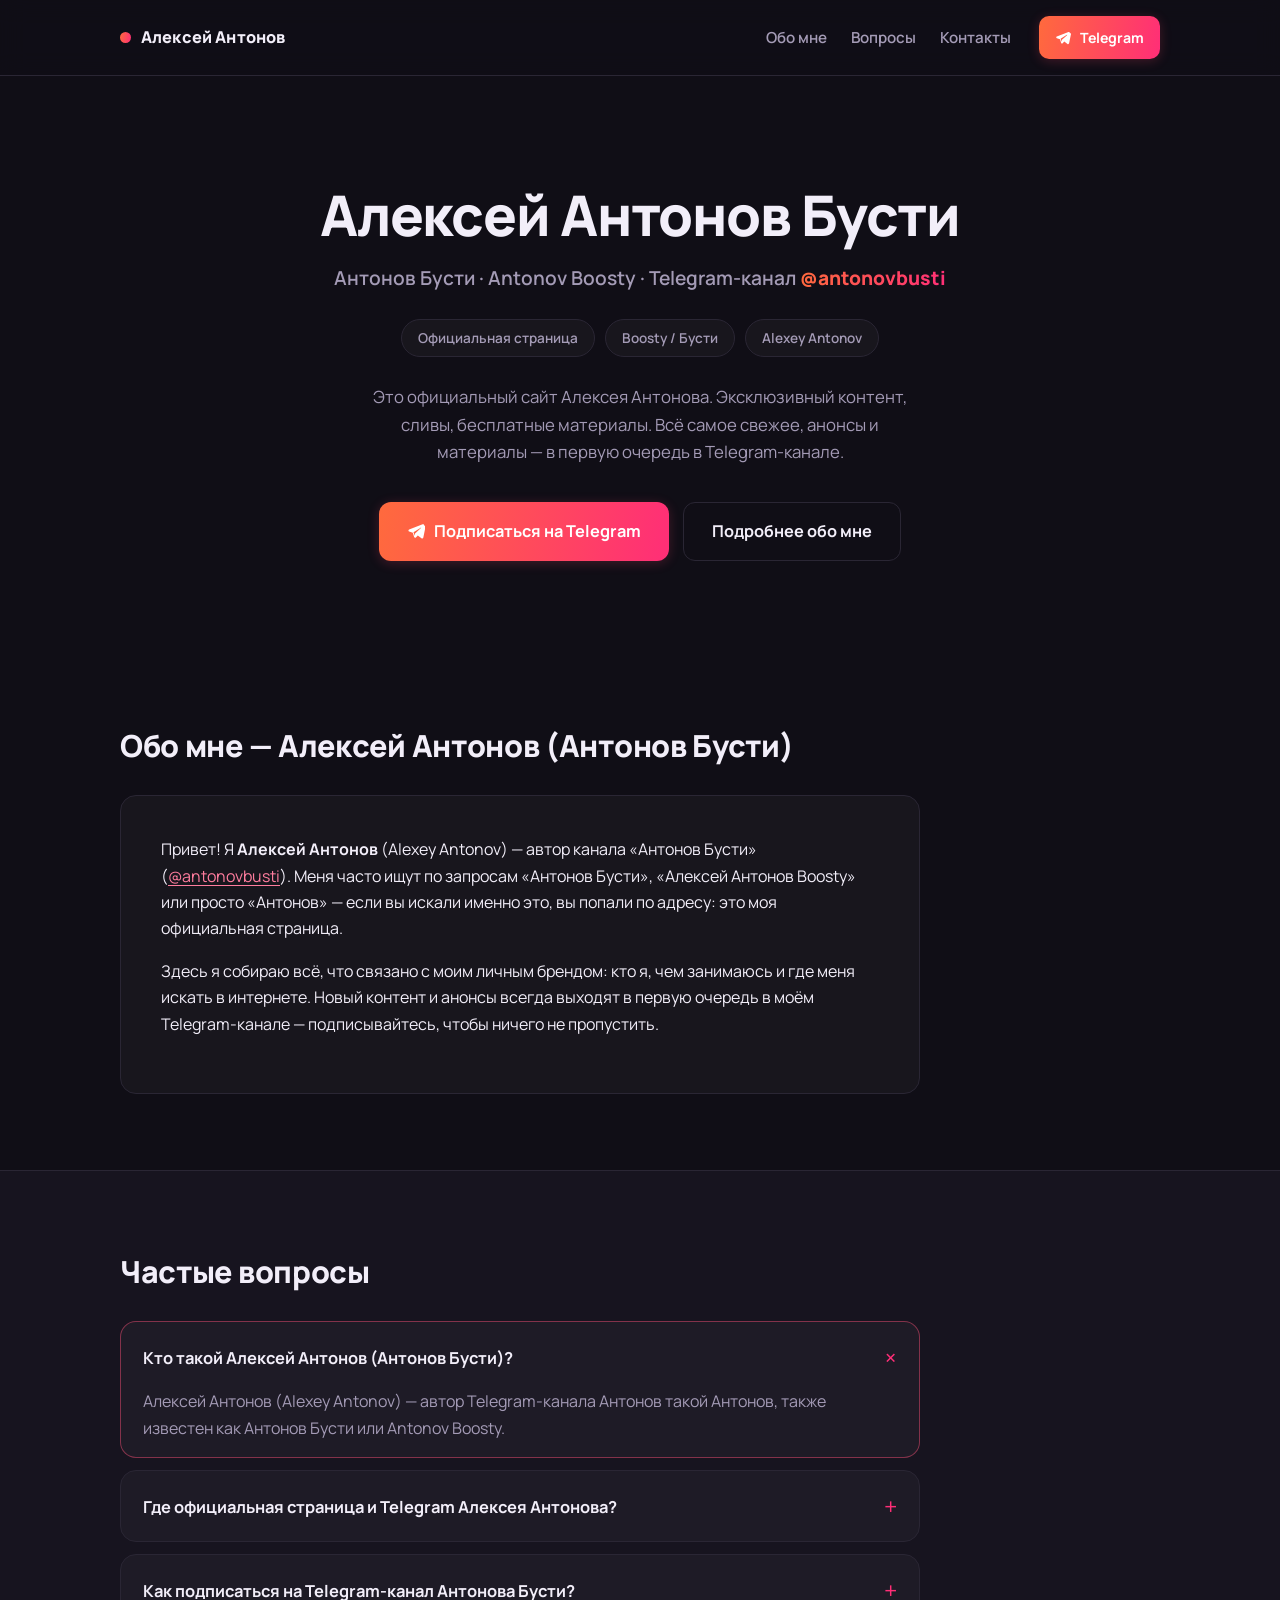
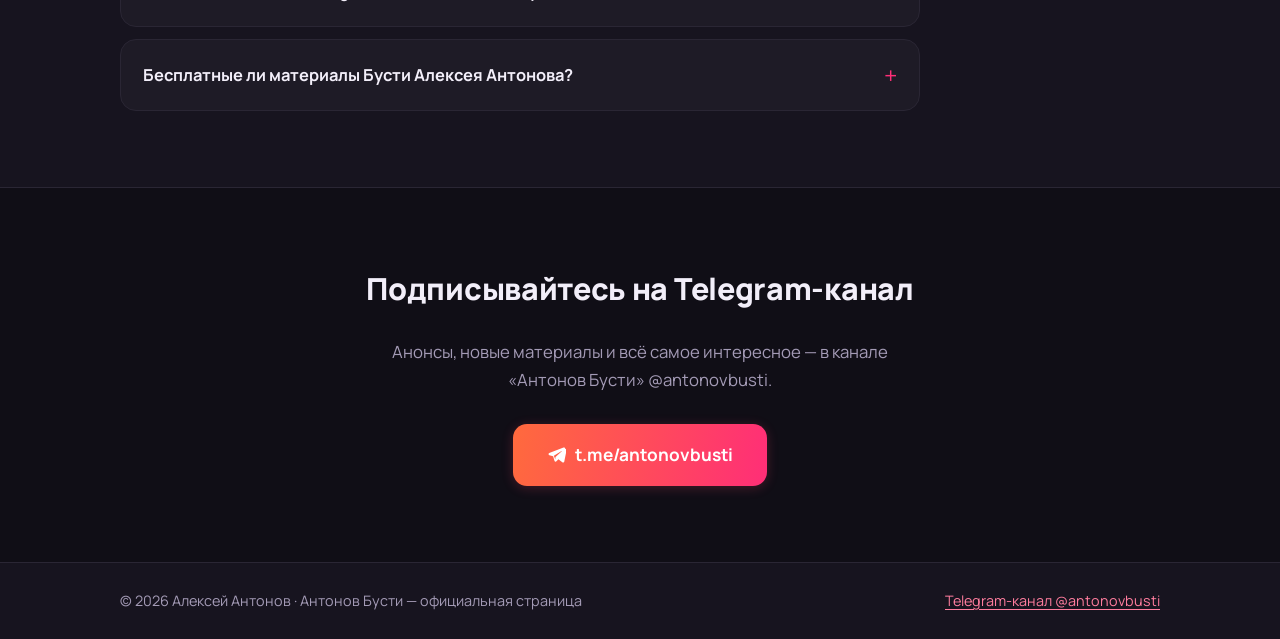
<file: index.html>
<!DOCTYPE html>
<html lang="ru">
<head>
  <meta charset="utf-8">
  <meta name="viewport" content="width=device-width, initial-scale=1">

  <!-- ============================================================
       SEO: ОСНОВНОЕ
       Если адрес сайта изменится — замените antonov-boosti.github.io
       на свой домен ВО ВСЕХ местах ниже (canonical, og:url, JSON-LD)
       и в файлах robots.txt и sitemap.xml
       ============================================================ -->

  <!-- Заголовок страницы в выдаче (главной странице — самый важный тег) -->
  <title>Алексей Антонов — Boosty (Бусти): официальная страница</title>

  <!-- Описание под заголовком в поисковой выдаче -->
  <meta name="description" content="Алексей Антонов (Антонов Бусти, Alexey Antonov, Antonov Boosty) — официальный сайт и Telegram-канал @antonovbusti. Все ссылки и анонсы — здесь.">

  <!-- Ключевые слова (вес почти нулевой, но для Яндекса не лишнее) -->
  <meta name="keywords" content="алексей антонов, антонов бусти, алексей антонов бусти, алексей антонов boosty, антонов boosty, antonov boosty, antonovbusti, алексей антонов телеграм, антонов бусти телеграм">

  <!-- Канонический адрес — защищает от дублей -->
  <link rel="canonical" href="https://antonov-boosti.github.io/">

  <!-- Индексация: разрешаем всё, крупная превью-картинка в выдаче -->
  <meta name="robots" content="index, follow, max-image-preview:large, max-snippet:-1">

  <!-- Автор -->
  <meta name="author" content="Алексей Антонов">

  <!-- ============================================================
       ВЕРИФИКАЦИЯ В ВЕБМАСТЕРАХ
       После регистрации сайта вставьте сюда свои коды:
         Яндекс Вебмастер: https://webmaster.yandex.ru
         Google Search Console: https://search.google.com/search-console
       ============================================================ -->
  <!-- <meta name="yandex-verification" content="ВАШ_КОД_ЯНДЕКС"> -->
  <!-- <meta name="google-site-verification" content="ВАШ_КОД_GOOGLE"> -->

  <!-- ============================================================
       OPEN GRAPH — превью сайта в Telegram, VK, WhatsApp и т.д.
       ============================================================ -->
  <meta property="og:type" content="profile">
  <meta property="og:locale" content="ru_RU">
  <meta property="og:site_name" content="Алексей Антонов — Антонов Бусти">
  <meta property="og:title" content="Алексей Антонов — Boosty (Бусти): официальная страница">
  <meta property="og:description" content="Официальный сайт Алексея Антонова (Антонов Бусти / Antonov Boosty). Telegram-канал @antonovbusti — все анонсы и контент.">
  <meta property="og:url" content="https://antonov-boosti.github.io/">
  <meta property="og:image" content="https://antonov-boosti.github.io/og-image.png">
  <meta property="og:image:width" content="1200">
  <meta property="og:image:height" content="630">
  <meta property="og:image:alt" content="Алексей Антонов — Антонов Бусти. Официальная страница">

  <!-- Twitter/X превью -->
  <meta name="twitter:card" content="summary_large_image">
  <meta name="twitter:title" content="Алексей Антонов — Boosty (Бусти): официальная страница">
  <meta name="twitter:description" content="Официальный сайт Алексея Антонова (Антонов Бусти / Antonov Boosty). Telegram-канал @antonovbusti.">
  <meta name="twitter:image" content="https://antonov-boosti.github.io/og-image.png">

  <!-- Иконки -->
  <link rel="icon" type="image/svg+xml" href="favicon.svg">
  <link rel="icon" type="image/png" sizes="32x32" href="favicon-32.png">
  <link rel="apple-touch-icon" href="apple-touch-icon.png">

  <!-- Тема браузера на телефоне -->
  <meta name="theme-color" content="#100e16">
  <meta name="color-scheme" content="dark">

  <!-- Шрифты -->
  <link rel="preconnect" href="https://fonts.googleapis.com">
  <link rel="preconnect" href="https://fonts.gstatic.com" crossorigin>
  <link href="https://fonts.googleapis.com/css2?family=Manrope:wght@400;500;600;700;800&display=swap" rel="stylesheet">

  <link rel="stylesheet" href="style.css">

  <!-- ============================================================
       СТРУКТУРИРОВАННЫЕ ДАННЫЕ (schema.org)
       Помогают Поиску и Яндексу понять, кто вы, и показать
       расширенный сниппет в выдаче
       ============================================================ -->
  <script type="application/ld+json">
  {
    "@context": "https://schema.org",
    "@graph": [
      {
        "@type": "Person",
        "@id": "https://antonov-boosti.github.io/#person",
        "name": "Алексей Антонов",
        "alternateName": [
          "Alexey Antonov",
          "Антонов Бусти",
          "Antonov Boosty",
          "Антонов Бусти Boosty",
          "antonovbusti"
        ],
        "url": "https://antonov-boosti.github.io/",
        "description": "Автор Telegram-канала @antonovbusti. Официальная личная страница.",
        "sameAs": [
          "https://t.me/antonovbusti"
        ]
      },
      {
        "@type": "WebSite",
        "@id": "https://antonov-boosti.github.io/#website",
        "url": "https://antonov-boosti.github.io/",
        "name": "Алексей Антонов — Антонов Бусти",
        "inLanguage": "ru-RU",
        "about": { "@id": "https://antonov-boosti.github.io/#person" }
      },
      {
        "@type": "FAQPage",
        "mainEntity": [
          {
            "@type": "Question",
            "name": "Кто такой Алексей Антонов (Антонов Бусти)?",
            "acceptedAnswer": {
              "@type": "Answer",
              "text": "Алексей Антонов (Alexey Antonov) — автор Telegram-канала @antonovbusti, также известен как Антонов Бусти или Antonov Boosty. Эта страница — его официальный сайт."
            }
          },
          {
            "@type": "Question",
            "name": "Где официальная страница и Telegram Алексея Антонова?",
            "acceptedAnswer": {
              "@type": "Answer",
              "text": "Единственные официальные ресурсы Алексея Антонова (Антонова Бусти): этот сайт antonov-boosti.github.io и Telegram-канал t.me/antonovbusti. Другие сайты и каналы, выдающие себя за официальные, к автору отношения не имеют."
            }
          },
          {
            "@type": "Question",
            "name": "Как подписаться на Telegram-канал Антонова Бусти?",
            "acceptedAnswer": {
              "@type": "Answer",
              "text": "Перейдите по ссылке t.me/antonovbusti и нажмите «Подписаться» в Telegram. Подписка бесплатна."
            }
          },
          {
            "@type": "Question",
            "name": "Как связаться с Алексеем Антоновым?",
            "acceptedAnswer": {
              "@type": "Answer",
              "text": "Связаться с Алексеем Антоновым можно через официальный Telegram-канал @antonovbusti."
            }
          }
        ]
      }
    ]
  }
  </script>
</head>
<body>

  <!-- ================= ШАПКА ================= -->
  <header class="site-header">
    <div class="container header-inner">
      <a class="brand" href="#top" aria-label="Алексей Антонов — на главную">
        <span class="brand-name">Алексей&nbsp;Антонов</span>
      </a>

      <nav class="site-nav" aria-label="Основная навигация">
        <a href="#about">Обо мне</a>
        <a href="#faq">Вопросы</a>
        <a href="#contact">Контакты</a>
      </nav>

      <a class="btn btn-primary btn-sm" href="https://t.me/antonovbusti" target="_blank" rel="noopener">
        <svg class="icon" viewBox="0 0 24 24" fill="currentColor" aria-hidden="true"><path d="M21.9 4.6c.2-1.1-.8-2-1.9-1.6L2.7 9.7c-1.2.5-1.1 2.2.1 2.6l4.6 1.4 1.7 5.5c.3 1 1.6 1.3 2.3.5l2.4-2.5 4.7 3.5c.9.7 2.2.2 2.4-.9l3-14.7zM8.3 13l9.3-5.8c.3-.2.6.2.3.4l-7.6 7-.3 3L8.3 13z"/></svg>
        Telegram
      </a>
    </div>
  </header>

  <main id="top">

    <!-- ================= ГЛАВНЫЙ БЛОК ================= -->
    <section class="hero">
      <div class="container hero-inner">
        <h1>Алексей Антонов Бусти</h1>
        <p class="hero-sub">Антонов Бусти · Antonov Boosty · Telegram-канал <a href="https://t.me/antonovbusti" target="_blank" rel="noopener">@antonovbusti</a></p>

        <ul class="chips" aria-label="Ключевые слова страницы">
          <li>Официальная страница</li>
          <li>Boosty / Бусти</li>
          <li>Alexey Antonov</li>
        </ul>

        <p class="hero-text">
          Это официальный сайт Алексея Антонова. Эксклюзивный контент, сливы, бесплатные материалы. Всё самое свежее, анонсы и материалы —
          в первую очередь в Telegram-канале.
        </p>

        <div class="hero-actions">
          <a class="btn btn-primary btn-lg" href="https://t.me/antonovbusti" target="_blank" rel="noopener">
            <svg class="icon" viewBox="0 0 24 24" fill="currentColor" aria-hidden="true"><path d="M21.9 4.6c.2-1.1-.8-2-1.9-1.6L2.7 9.7c-1.2.5-1.1 2.2.1 2.6l4.6 1.4 1.7 5.5c.3 1 1.6 1.3 2.3.5l2.4-2.5 4.7 3.5c.9.7 2.2.2 2.4-.9l3-14.7zM8.3 13l9.3-5.8c.3-.2.6.2.3.4l-7.6 7-.3 3L8.3 13z"/></svg>
            Подписаться на Telegram
          </a>
          <a class="btn btn-ghost btn-lg" href="#about">Подробнее обо мне</a>
        </div>
      </div>
    </section>

    <!-- ================= ОБО МНЕ =================
         TODO: отредактируйте тексты под себя —
         именно здесь поисковики ищут слова «Алексей Антонов»,
         «Антонов Бусти», «Boosty» и т.д. -->
    <section class="section" id="about">
      <div class="container">
        <h2>Обо мне — Алексей Антонов (Антонов Бусти)</h2>

        <div class="about-card">
          <p>
            Привет! Я <strong>Алексей Антонов</strong> (Alexey Antonov) — автор канала
            «Антонов Бусти» (<a href="https://t.me/antonovbusti" target="_blank" rel="noopener">@antonovbusti</a>).
            Меня часто ищут по запросам «Антонов Бусти», «Алексей Антонов Boosty» или просто
            «Антонов» — если вы искали именно это, вы попали по адресу: это моя официальная страница.
          </p>
          <p>
            Здесь я собираю всё, что связано с моим личным брендом: кто я, чем занимаюсь и где
            меня искать в интернете. Новый контент и анонсы всегда выходят в первую очередь
            в моём Telegram-канале — подписывайтесь, чтобы ничего не пропустить.
          </p>
          <p>
            
          </p>
        </div>
      </div>
    </section>

    <!-- ================= FAQ =================
         Отвечает на реальные поисковые запросы и показывается
         в расширенных сниппетах Яндекса и Google -->
    <section class="section section-alt" id="faq">
      <div class="container">
        <h2>Частые вопросы</h2>

        <div class="faq-list">
          <details class="faq-item" open>
            <summary>Кто такой Алексей Антонов (Антонов Бусти)?</summary>
            <p>Алексей Антонов (Alexey Antonov) — автор Telegram-канала Антонов такой Антонов, также известен как Антонов Бусти или Antonov Boosty.</p>
          </details>

          <details class="faq-item">
            <summary>Где официальная страница и Telegram Алексея Антонова?</summary>
            <p>Единственные официальные ресурсы Алексея Антонова (Антонова Бусти): это его телеграм канал. Другие сайты и каналы, выдающие себя за официальные, к автору отношения не имеют.</p>
          </details>

          <details class="faq-item">
            <summary>Как подписаться на Telegram-канал Антонова Бусти?</summary>
            <p>Перейдите по ссылке <a href="https://t.me/antonovbusti" target="_blank" rel="noopener">t.me/antonovbusti</a> и нажмите «Подписаться» в Telegram. Подписка бесплатна.</p>
          </details>

          <details class="faq-item">
            <summary>Бесплатные ли материалы Бусти Алексея Антонова?</summary>
            <p>Да, совершенно бесплатно вы можете найти материалы из бусти (Boosty) Алексея Антонова перейдя в телеграмм канал <a href="https://t.me/antonovbusti" target="_blank" rel="noopener">t.me/antonovbusti</a>.</p>
          </details>
        </div>
      </div>
    </section>

    <!-- ================= ПРИЗЫВ / КОНТАКТЫ ================= -->
    <section class="section cta" id="contact">
      <div class="container cta-inner">
        <h2>Подписывайтесь на Telegram-канал</h2>
        <p>Анонсы, новые материалы и всё самое интересное — в канале «Антонов Бусти» @antonovbusti.</p>
        <a class="btn btn-primary btn-xl" href="https://t.me/antonovbusti" target="_blank" rel="noopener">
          <svg class="icon" viewBox="0 0 24 24" fill="currentColor" aria-hidden="true"><path d="M21.9 4.6c.2-1.1-.8-2-1.9-1.6L2.7 9.7c-1.2.5-1.1 2.2.1 2.6l4.6 1.4 1.7 5.5c.3 1 1.6 1.3 2.3.5l2.4-2.5 4.7 3.5c.9.7 2.2.2 2.4-.9l3-14.7zM8.3 13l9.3-5.8c.3-.2.6.2.3.4l-7.6 7-.3 3L8.3 13z"/></svg>
          t.me/antonovbusti
        </a>
      </div>
    </section>
  </main>

  <!-- ================= ПОДВАЛ ================= -->
  <footer class="site-footer">
    <div class="container footer-inner">
      <p>© 2026 Алексей Антонов · Антонов Бусти — официальная страница</p>
      <a href="https://t.me/antonovbusti" target="_blank" rel="noopener">Telegram-канал @antonovbusti</a>
    </div>
  </footer>

  <script>
    // Плавное появление секций при прокрутке
    (function () {
      var els = document.querySelectorAll('.section, .hero-inner');
      if (!('IntersectionObserver' in window)) return;
      var io = new IntersectionObserver(function (entries) {
        entries.forEach(function (e) {
          if (e.isIntersecting) { e.target.classList.add('visible'); io.unobserve(e.target); }
        });
      }, { threshold: 0.12 });
      els.forEach(function (el) { io.observe(el); });
    })();
  </script>
</body>
</html>
</file>
<file: style.css>
/* ============================================================
   Алексей Антонов — Антонов Бусти · стили сайта
   Тёмная минималистичная тема, один градиентный акцент
   (оранжевый → розовый, в духе Boosty)
   ============================================================ */

:root {
  --bg: #100e16;
  --bg-alt: #17141f;
  --border: #2a2634;
  --card: rgba(255, 255, 255, 0.03);
  --text: #f2eef9;
  --text-muted: #a49bb6;
  --accent-1: #ff6a3d;   /* оранжевый Boosty */
  --accent-2: #ff2e77;   /* розовый */
  --grad: linear-gradient(100deg, var(--accent-1), var(--accent-2));
  --radius: 16px;
  --font-body: "Manrope", "Segoe UI", system-ui, -apple-system, sans-serif;
}

* { margin: 0; padding: 0; box-sizing: border-box; }

html { scroll-behavior: smooth; scrollbar-color: #38323f transparent; }

::-webkit-scrollbar { width: 10px; }
::-webkit-scrollbar-track { background: transparent; }
::-webkit-scrollbar-thumb { background: #38323f; border-radius: 8px; }
::-webkit-scrollbar-thumb:hover { background: #443d4f; }

body {
  font-family: var(--font-body);
  background: var(--bg);
  color: var(--text);
  line-height: 1.65;
  -webkit-font-smoothing: antialiased;
}

.container { width: min(1040px, 100% - 40px); margin-inline: auto; }

a { color: #ff7d9e; text-decoration: none; }
a:hover { text-decoration: underline; text-underline-offset: 3px; }

/* ссылки внутри текста всегда подчёркнуты */
.about-card a,
.faq-item p a,
.cta p a,
footer a { text-decoration: underline; text-underline-offset: 3px; }

/* кнопки и пункты меню никогда не подчёркиваются */
.btn, .brand, .site-nav a, .hero-sub a { text-decoration: none; }

/* чтобы липкая шапка не перекрывала секции при переходе по якорям */
section[id] { scroll-margin-top: 88px; }

/* ---------------- ШАПКА ---------------- */

.site-header {
  position: sticky;
  top: 0;
  z-index: 50;
  backdrop-filter: blur(12px);
  -webkit-backdrop-filter: blur(12px);
  background: rgba(16, 14, 22, 0.82);
  border-bottom: 1px solid var(--border);
}

.header-inner {
  display: flex;
  align-items: center;
  gap: 28px;
  padding: 16px 0;
}

.brand {
  display: inline-flex;
  align-items: center;
  gap: 10px;
  color: var(--text);
  font-weight: 800;
  font-size: 1.02rem;
  letter-spacing: 0.01em;
  white-space: nowrap;
}
.brand:hover { text-decoration: none; }

/* маленькая градиентная точка — единственный знак бренда в шапке */
.brand::before {
  content: "";
  width: 11px;
  height: 11px;
  border-radius: 50%;
  background: var(--grad);
  flex: none;
}

.site-nav { display: flex; gap: 24px; margin-left: auto; }
.site-nav a {
  color: var(--text-muted);
  font-weight: 600;
  font-size: 0.95rem;
  transition: color 0.2s;
}
.site-nav a:hover { color: var(--text); text-decoration: none; }

/* ---------------- КНОПКИ ---------------- */

.btn {
  display: inline-flex;
  align-items: center;
  justify-content: center;
  gap: 9px;
  border: 0;
  border-radius: 12px;
  font-family: var(--font-body);
  font-weight: 700;
  cursor: pointer;
  transition: transform 0.15s ease, box-shadow 0.15s ease, background 0.2s, border-color 0.2s;
  white-space: nowrap;
}

.btn-primary {
  background: var(--grad);
  color: #fff;
  padding: 12px 22px;
  font-size: 0.95rem;
  box-shadow: 0 2px 12px rgba(255, 70, 110, 0.22);
}
.btn-primary:hover {
  text-decoration: none;
  transform: translateY(-1px);
  box-shadow: 0 4px 18px rgba(255, 70, 110, 0.3);
}

.btn-ghost {
  background: transparent;
  color: var(--text);
  border: 1px solid var(--border);
  padding: 12px 22px;
  font-size: 0.95rem;
}
.btn-ghost:hover {
  border-color: #3d3749;
  background: var(--card);
  text-decoration: none;
  transform: translateY(-1px);
}

.btn-sm { padding: 10px 16px; font-size: 0.88rem; border-radius: 10px; }
.btn-lg { padding: 15px 28px; font-size: 1.02rem; }
.btn-xl { padding: 17px 34px; font-size: 1.08rem; border-radius: 14px; }

.icon { width: 1.15em; height: 1.15em; flex: none; }

/* ---------------- ГЛАВНЫЙ БЛОК (HERO) ---------------- */

.hero { padding: 108px 0 84px; text-align: center; }

.hero-inner { display: flex; flex-direction: column; align-items: center; }

h1 {
  font-size: clamp(2.2rem, 6vw, 3.5rem);
  font-weight: 800;
  letter-spacing: -0.02em;
  line-height: 1.12;
}

h2 {
  font-size: clamp(1.45rem, 3.5vw, 1.9rem);
  font-weight: 800;
  margin-bottom: 24px;
  letter-spacing: -0.01em;
}

.hero-sub {
  margin-top: 16px;
  font-size: clamp(1rem, 2.5vw, 1.2rem);
  color: var(--text-muted);
  font-weight: 600;
}
.hero-sub a {
  background: var(--grad);
  -webkit-background-clip: text;
  background-clip: text;
  color: transparent;
  font-weight: 800;
}

.chips {
  display: flex;
  flex-wrap: wrap;
  justify-content: center;
  gap: 10px;
  margin-top: 24px;
  list-style: none;
}
.chips li {
  padding: 7px 16px;
  border-radius: 999px;
  background: var(--card);
  border: 1px solid var(--border);
  color: var(--text-muted);
  font-size: 0.85rem;
  font-weight: 600;
}

.hero-text {
  margin-top: 26px;
  max-width: 560px;
  color: var(--text-muted);
  font-size: 1.05rem;
}

.hero-actions {
  display: flex;
  flex-wrap: wrap;
  justify-content: center;
  gap: 14px;
  margin-top: 36px;
}

/* ---------------- СЕКЦИИ ---------------- */

.section { padding: 76px 0; }
.section-alt { background: var(--bg-alt); border-block: 1px solid var(--border); }

.about-card {
  background: var(--card);
  border: 1px solid var(--border);
  border-radius: var(--radius);
  padding: clamp(22px, 4vw, 40px);
  max-width: 800px;
}
.about-card p + p { margin-top: 16px; }
.about-card em { color: var(--text-muted); }

/* ---------------- FAQ ---------------- */

.faq-list { display: flex; flex-direction: column; gap: 12px; max-width: 800px; }

.faq-item {
  background: var(--card);
  border: 1px solid var(--border);
  border-radius: var(--radius);
  padding: 16px 22px;
  transition: border-color 0.2s;
}
.faq-item[open] { border-color: rgba(255, 80, 120, 0.45); }

.faq-item summary {
  cursor: pointer;
  font-weight: 700;
  font-size: 1.03rem;
  list-style: none;
  display: flex;
  align-items: center;
  justify-content: space-between;
  gap: 14px;
}
.faq-item summary::-webkit-details-marker { display: none; }
.faq-item summary::after {
  content: "+";
  font-size: 1.45rem;
  font-weight: 400;
  color: var(--accent-2);
  transition: transform 0.2s;
  flex: none;
}
.faq-item[open] summary::after { transform: rotate(45deg); }

.faq-item p { margin-top: 12px; color: var(--text-muted); }

/* ---------------- CTA ---------------- */

.cta { text-align: center; }
.cta-inner { display: flex; flex-direction: column; align-items: center; }
.cta p { color: var(--text-muted); max-width: 520px; margin-bottom: 30px; font-size: 1.05rem; }

/* ---------------- ПОДВАЛ ---------------- */

.site-footer {
  border-top: 1px solid var(--border);
  background: var(--bg-alt);
  padding: 26px 0;
}
.footer-inner {
  display: flex;
  flex-wrap: wrap;
  align-items: center;
  justify-content: space-between;
  gap: 12px;
  color: var(--text-muted);
  font-size: 0.9rem;
}

/* ---------------- АНИМАЦИЯ ПОЯВЛЕНИЯ ---------------- */

.section, .hero-inner { opacity: 0; transform: translateY(14px); transition: opacity 0.5s ease, transform 0.5s ease; }
.section.visible, .hero-inner.visible { opacity: 1; transform: none; }

@media (prefers-reduced-motion: reduce) {
  html { scroll-behavior: auto; }
  .section, .hero-inner { opacity: 1; transform: none; transition: none; }
}

/* ---------------- АДАПТИВ ---------------- */

@media (max-width: 720px) {
  .site-nav { display: none; }              /* навигация скрывается, остаётся кнопка */
  .header-inner { justify-content: space-between; gap: 14px; }
  .brand { font-size: 0.98rem; }

  .hero { padding: 72px 0 60px; }

  .hero-actions .btn { width: 100%; }
  .hero-text { font-size: 1rem; }

  .section { padding: 56px 0; }
  .faq-item summary { font-size: 0.98rem; }
  .footer-inner { justify-content: center; text-align: center; }
}

@media (max-width: 420px) {
  .hero-sub { font-size: 0.95rem; }
}
</file>
